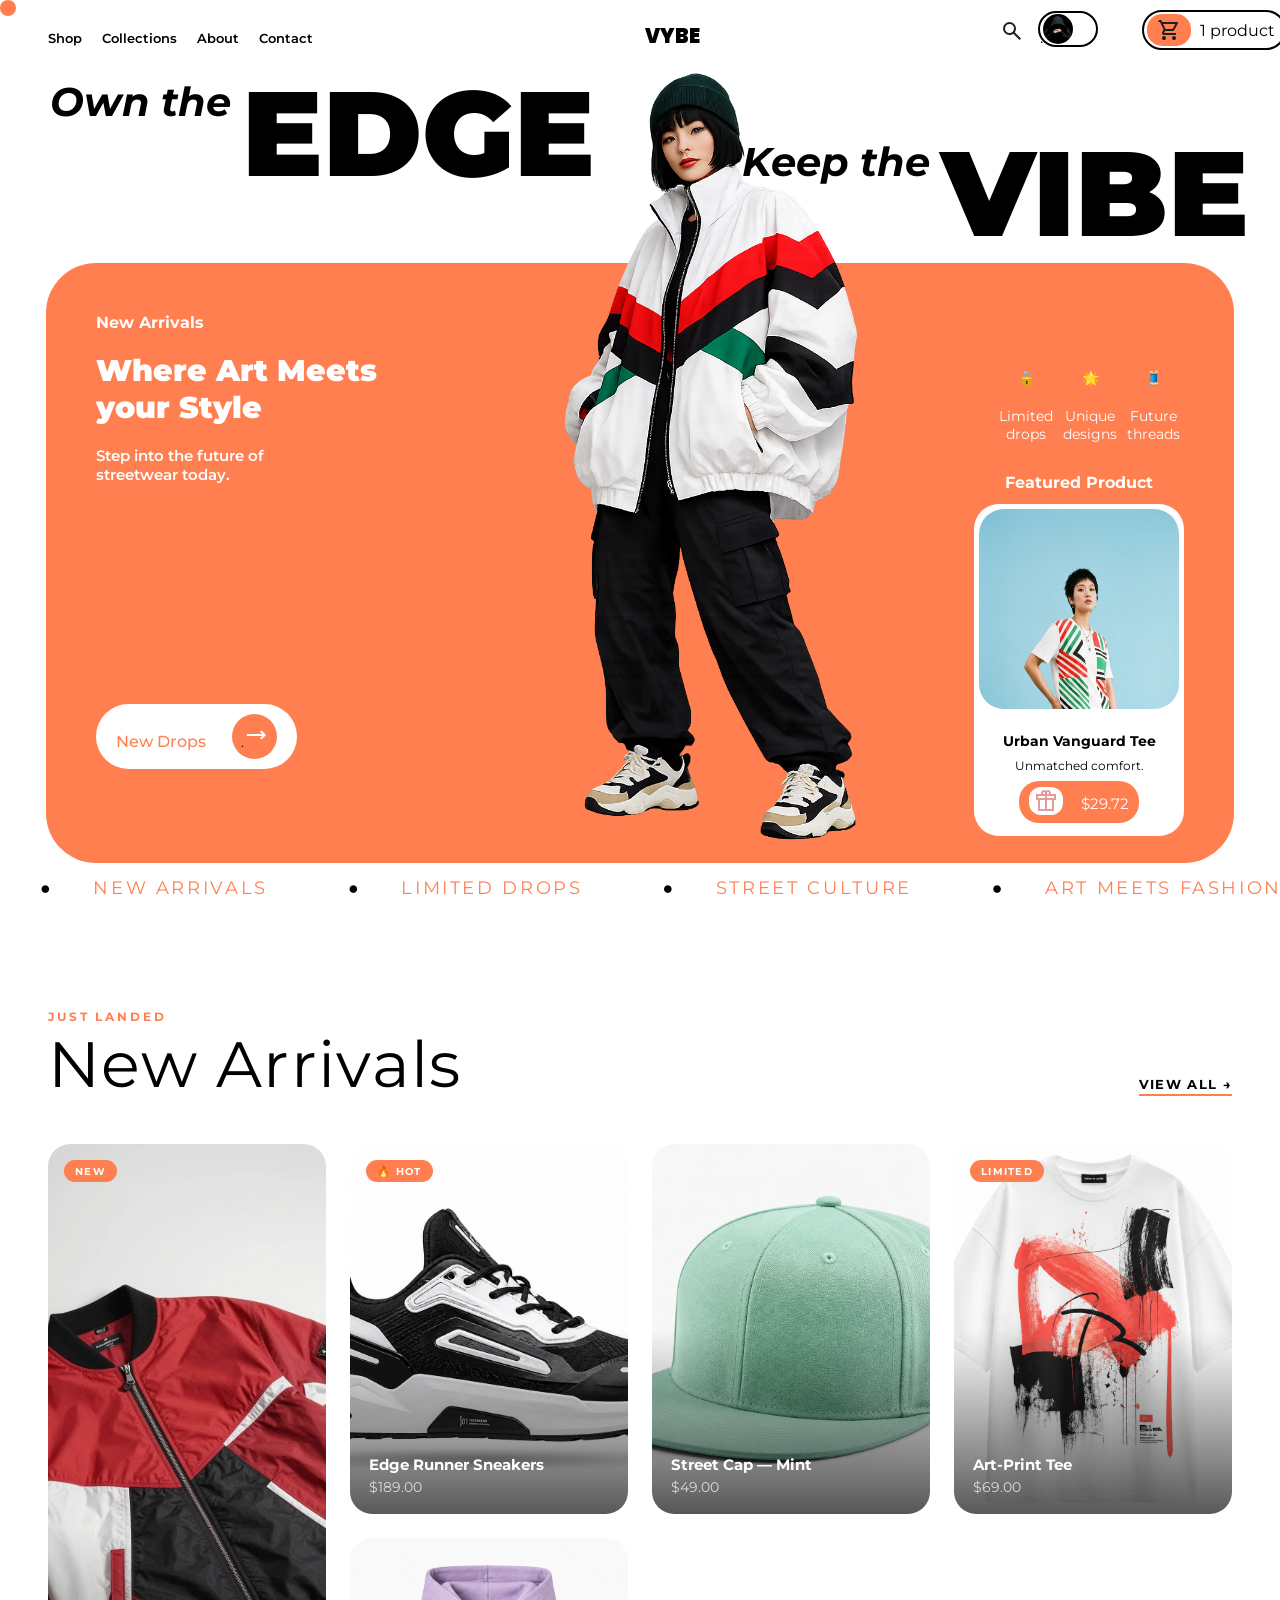
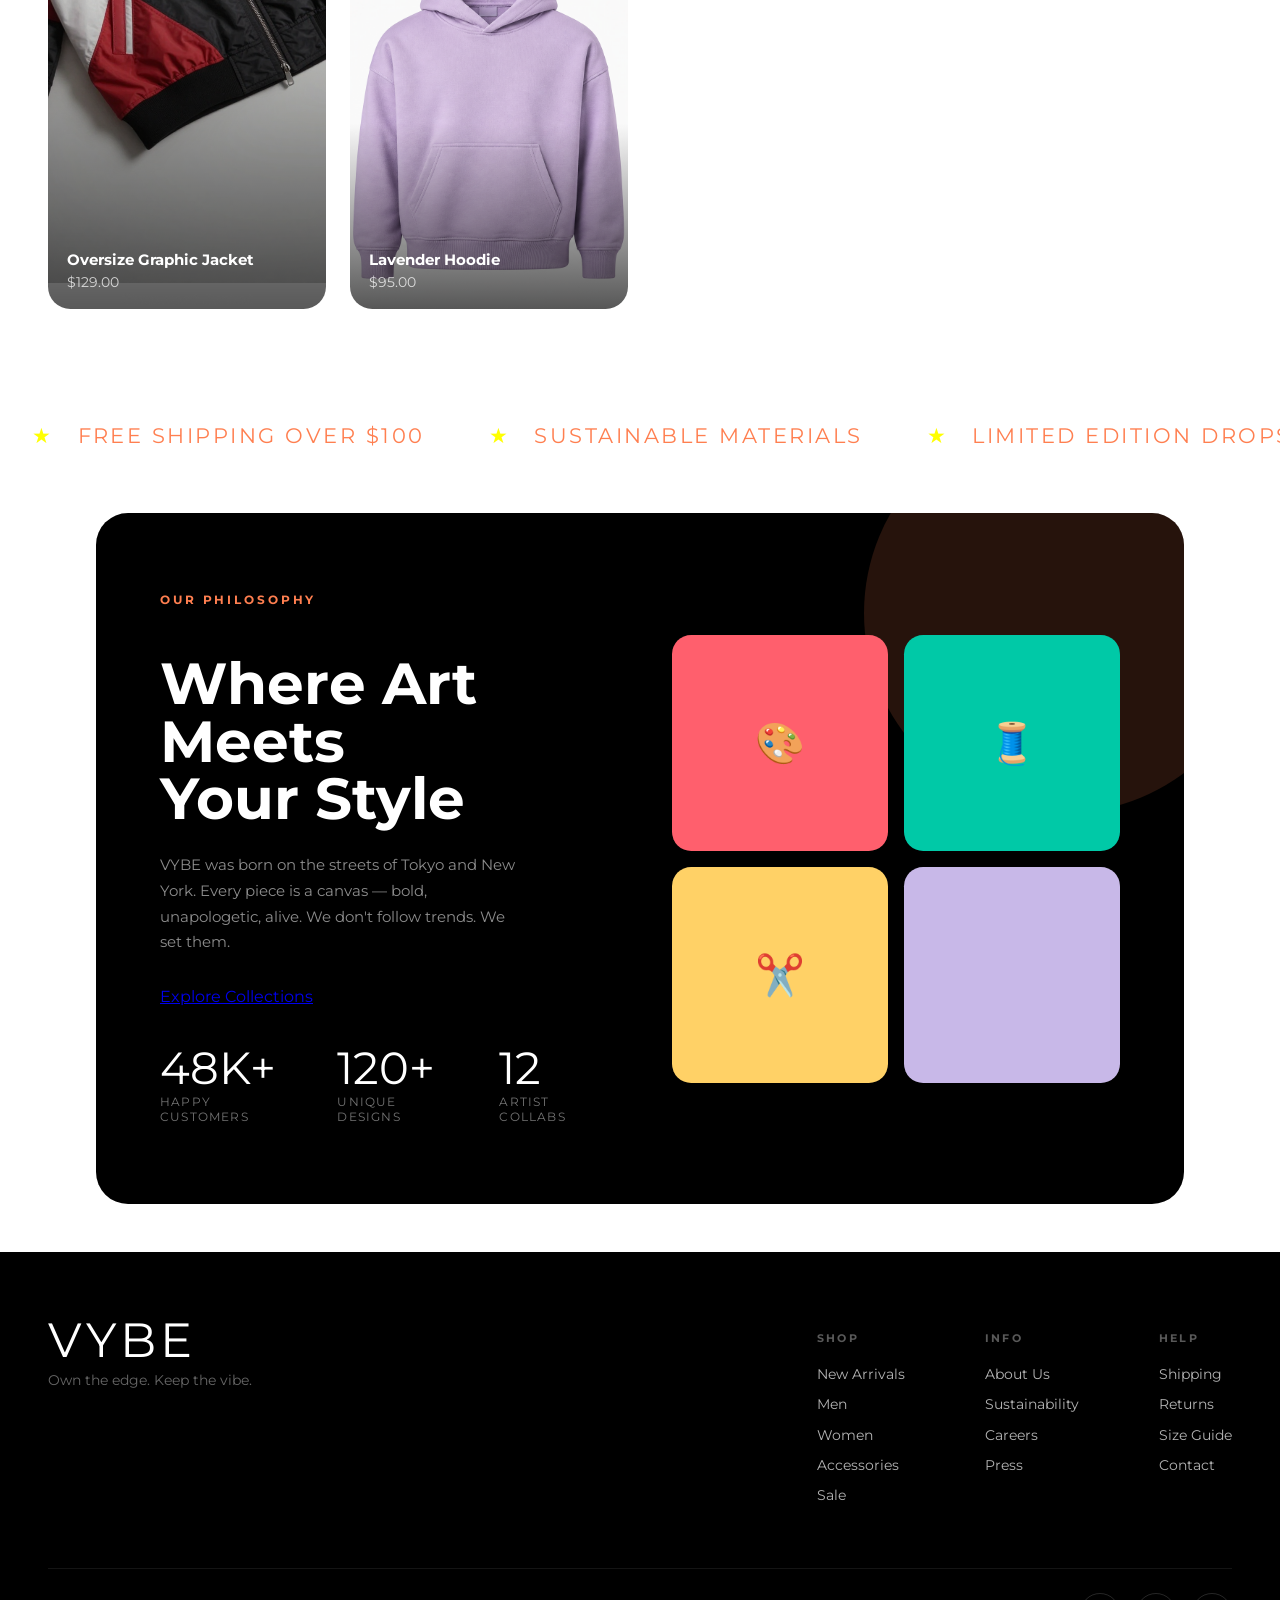
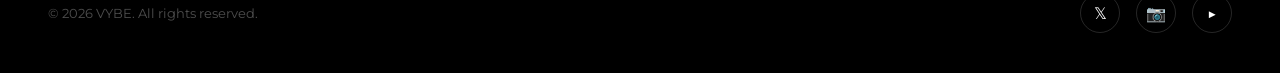
<file: index.html>
<!DOCTYPE html>
<html lang="en">
<head>
    <meta charset="UTF-8">
    <meta name="viewport" content="width=device-width, initial-scale=1.0">
    <title>VYBE - Own the edge.</title>
    <link rel="stylesheet" href="style.css">
    <link rel="preconnect" href="https://fonts.googleapis.com">
<link rel="preconnect" href="https://fonts.gstatic.com" crossorigin>
<link href="https://fonts.googleapis.com/css2?family=Montserrat:ital,wght@0,100..900;1,100..900&family=Poppins:ital,wght@0,100;0,200;0,300;0,400;0,500;0,600;0,700;0,800;0,900;1,100;1,200;1,300;1,400;1,500;1,600;1,700;1,800;1,900&family=Rubik+Mono+One&family=Ubuntu:ital,wght@0,300;0,400;0,500;0,700;1,300;1,400;1,500;1,700&display=swap" rel="stylesheet">
</head>
<body>
    <div class="cursor" id="cursor"></div>
    <nav>
        <ul>
            <li><a href="shop.html">Shop</a></li>
            <li><a href="collections.html">Collections</a></li>
            <li><a href="about.html">About</a></li>
            <li><a href="contact.html">Contact</a></li>
        </ul>
        <span class="logo">VYBE</span>
        <ol>
            <li><svg xmlns="http://www.w3.org/2000/svg" height="24px" viewBox="0 -960 960 960" width="24px" fill="#1f1f1f"><path d="M784-120 532-372q-30 24-69 38t-83 14q-109 0-184.5-75.5T120-580q0-109 75.5-184.5T380-840q109 0 184.5 75.5T640-580q0 44-14 83t-38 69l252 252-56 56ZM380-400q75 0 127.5-52.5T560-580q0-75-52.5-127.5T380-760q-75 0-127.5 52.5T200-580q0 75 52.5 127.5T380-400Z"/></svg></li>
            <li><div class="profile">.<img src="dp.jpg.jpg" alt=""></div>
            <div class="profile-dropdown">
                <ul>
                    <li><a href="profile.html">Profile</a></li>
                    <li><a href="settings.html">Settings</a></li>
                    <li><a href="logout.html">Logout</a></li>
                </ul>
            </div>
            </li>
            <li><div class="cart"><p><svg xmlns="http://www.w3.org/2000/svg" height="24px" viewBox="0 -960 960 960" width="24px" fill="#1f1f1f"><path d="M223.5-103.5Q200-127 200-160t23.5-56.5Q247-240 280-240t56.5 23.5Q360-193 360-160t-23.5 56.5Q313-80 280-80t-56.5-23.5Zm400 0Q600-127 600-160t23.5-56.5Q647-240 680-240t56.5 23.5Q760-193 760-160t-23.5 56.5Q713-80 680-80t-56.5-23.5ZM246-720l96 200h280l110-200H246Zm-38-80h590q23 0 35 20.5t1 41.5L692-482q-11 20-29.5 31T622-440H324l-44 80h480v80H280q-45 0-68-39.5t-2-78.5l54-98-144-304H40v-80h130l38 80Zm134 280h280-280Z"/></svg> 1 product</p></div></li>
        </ol>
    </nav>
    <!-- Slogan -->
     <span class="left">Own the <span>EDGE</span></span>
     <span class="right">Keep the <span>VIBE</span></span>

    <!-- Hero section -->
    <div class="hero">
        <img src="avatar.png" alt="" class="avatar">
        <div class="text1">New Arrivals</div>
        <div class="text2">Where Art Meets <br> your Style</div>
        <div class="text3">Step into the future of <br> streetwear today.</div>
        <div class="strip">New Drops <button>.<svg xmlns="http://www.w3.org/2000/svg" height="24px" viewBox="0 -960 960 960" width="24px" fill="#FFFFFF"><path d="m700-300-57-56 84-84H120v-80h607l-83-84 57-56 179 180-180 180Z"/></svg> </button></div>
         <div class="featured-card">
          <img src="avatar2.png" alt="">  
          <div class="featured-card-label">Featured Product</div>
          <div class="featured-card-name">Urban Vanguard Tee</div>
          <div class="featured-card-description">Unmatched comfort.</div>
          <div class="featured-card-price"><svg xmlns="http://www.w3.org/2000/svg" height="24px" viewBox="0 -960 960 960" width="24px" fill="#DF9D9B"><path d="M160-80v-440H80v-240h208q-5-9-6.5-19t-1.5-21q0-50 35-85t85-35q23 0 43 8.5t37 23.5q17-16 37-24t43-8q50 0 85 35t35 85q0 11-2 20.5t-6 19.5h208v240h-80v440H160Zm371.5-748.5Q520-817 520-800t11.5 28.5Q543-760 560-760t28.5-11.5Q600-783 600-800t-11.5-28.5Q577-840 560-840t-28.5 11.5ZM360-800q0 17 11.5 28.5T400-760q17 0 28.5-11.5T440-800q0-17-11.5-28.5T400-840q-17 0-28.5 11.5T360-800ZM160-680v80h280v-80H160Zm280 520v-360H240v360h200Zm80 0h200v-360H520v360Zm280-440v-80H520v80h280Z"/></svg>$29.72</div>
        </div>
        <div class="Pills">
        <div class="heropill">
            <div class="heropill-icon">🔒</div>
            Limited <br> drops
        </div>
        <div class="heropill">
            <div class="heropill-icon">🌟</div>
            Unique <br> designs
        </div>
        <div class="heropill">
            <div class="heropill-icon">🧵</div>
            Future <br> threads
        </div>
      </div>
      </div>
      
    </div>
    <!-- Ticker -->
    <div class="ticker-wrap">
    <div class="ticker-inner">
      <span class="ticker-item"><span class="dot">●</span>NEW ARRIVALS</span>
      <span class="ticker-item"><span class="dot">●</span>LIMITED DROPS</span>
      <span class="ticker-item"><span class="dot">●</span>STREET CULTURE</span>
      <span class="ticker-item"><span class="dot">●</span>ART MEETS FASHION</span>
      <span class="ticker-item"><span class="dot">●</span>FUTURE THREADS</span>
      <span class="ticker-item"><span class="dot">●</span>OWN THE EDGE</span>
      <span class="ticker-item"><span class="dot">●</span>NEW ARRIVALS</span>
      <span class="ticker-item"><span class="dot">●</span>LIMITED DROPS</span>
      <span class="ticker-item"><span class="dot">●</span>STREET CULTURE</span>
      <span class="ticker-item"><span class="dot">●</span>ART MEETS FASHION</span>
      <span class="ticker-item"><span class="dot">●</span>FUTURE THREADS</span>
      <span class="ticker-item"><span class="dot">●</span>OWN THE EDGE</span>
    </div>
  </div>

  <section id="arrivals">
    <div class="section-header">
      <div>
        <div class="section-eyebrow">Just Landed</div>
        <div class="section-title">New Arrivals</div>
      </div>
      <a href="items.html" class="view-all">View All →</a>
    </div>


    <div class="products-grid">
      <!-- Card 1 – tall -->
      <div class="product-card">
        <div class="product-img-wrap" style="min-height:480px;">
          <div class="product-img-placeholder c-coral" style="min-height:480px;flex-direction:column;gap:0.5rem;font-size:5rem;"><img src="Graphic jacket.jpg" alt=""><span style="font-size:1rem;font-weight:700;color:white;font-family:'Space Grotesk',sans-serif;">Statement Jacket</span></div>
        </div>
        <div class="product-overlay">
          <div class="product-name">Oversize Graphic Jacket</div>
          <div class="product-price">$129.00</div>
        </div>
        <div class="product-tag">New</div>
        <button class="add-btn">+</button>
      </div>

      <!-- Card 2 -->
      <div class="product-card">
        <div class="product-img-wrap">
          <div class="product-img-placeholder c-dark"><img src="Sneakers.png" alt=""></div>
        </div>
        <div class="product-overlay">
          <div class="product-name">Edge Runner Sneakers</div>
          <div class="product-price">$189.00</div>
        </div>
        <div class="product-tag">🔥 Hot</div>
        <button class="add-btn">+</button>
      </div>

      <!-- Card 3 -->
      <div class="product-card">
        <div class="product-img-wrap">
          <div class="product-img-placeholder c-accent"><img src="Cap.png" alt=""></div>
        </div>
        <div class="product-overlay">
          <div class="product-name">Street Cap — Mint</div>
          <div class="product-price">$49.00</div>
        </div>
        <button class="add-btn">+</button>
      </div>

      <!-- Card 4 -->
      <div class="product-card">
        <div class="product-img-wrap">
          <div class="product-img-placeholder c-yellow"><img src="Graphic shirt.png" alt=""></div>
        </div>
        <div class="product-overlay">
          <div class="product-name">Art-Print Tee</div>
          <div class="product-price">$69.00</div>
        </div>
        <div class="product-tag">Limited</div>
        <button class="add-btn">+</button>
      </div>

      <!-- Card 5 -->
      <div class="product-card">
        <div class="product-img-wrap">
          <div class="product-img-placeholder c-lavender"><img src="Hoodie.png" alt=""></div>
        </div>
        <div class="product-overlay">
          <div class="product-name">Lavender Hoodie</div>
          <div class="product-price">$95.00</div>
        </div>
        <button class="add-btn">+</button>
      </div>
    </div>
  </section>
  <div class="marquee-strip">
    <div class="marquee-inner">
      <span class="marquee-item"><span class="star">★</span>FREE SHIPPING OVER $100</span>
      <span class="marquee-item"><span class="star">★</span>SUSTAINABLE MATERIALS</span>
      <span class="marquee-item"><span class="star">★</span>LIMITED EDITION DROPS</span>
      <span class="marquee-item"><span class="star">★</span>ARTIST COLLABORATIONS</span>
      <span class="marquee-item"><span class="star">★</span>RATED 5 STARS</span>
      <span class="marquee-item"><span class="star">★</span>FREE SHIPPING OVER $100</span>
      <span class="marquee-item"><span class="star">★</span>SUSTAINABLE MATERIALS</span>
      <span class="marquee-item"><span class="star">★</span>LIMITED EDITION DROPS</span>
      <span class="marquee-item"><span class="star">★</span>ARTIST COLLABORATIONS</span>
      <span class="marquee-item"><span class="star">★</span>RATED 5 STARS</span>
    </div>
  </div>

  <!-- LIFESTYLE BANNER -->
  <section id="lifestyle">
    <div class="lifestyle-inner">
      <div>
        <div class="lifestyle-eyebrow">Our Philosophy</div>
        <h2 class="lifestyle-heading">Where Art<br>Meets<br>Your Style</h2>
        <p class="lifestyle-text">VYBE was born on the streets of Tokyo and New York. Every piece is a canvas — bold, unapologetic, alive. We don't follow trends. We set them.</p>
        <a href="#" class="btn-primary">Explore Collections</a>
        <div class="lifestyle-stats">
          <div>
            <div class="stat-num">48K+</div>
            <div class="stat-label">Happy Customers</div>
          </div>
          <div>
            <div class="stat-num">120+</div>
            <div class="stat-label">Unique Designs</div>
          </div>
          <div>
            <div class="stat-num">12</div>
            <div class="stat-label">Artist Collabs</div>
          </div>
        </div>
      </div>

      <div class="lifestyle-visual">
        <div class="lifestyle-swatch" style="background:#FF5F6D;">🎨</div>
        <div class="lifestyle-swatch" style="background:#00C9A7;">🧵</div>
        <div class="lifestyle-swatch" style="background:#FFD166;">✂️</div>
        <div class="lifestyle-swatch" style="background:#C8B8E8;"></div>
      </div>
    </div>
  </section>

  <!-- FOOTER -->
  <footer>
    <div class="footer-top">
      <div>
        <div class="footer-brand">VYBE</div>
        <div class="footer-tagline">Own the edge. Keep the vibe.</div>
      </div>
      <div class="footer-cols">
        <div class="footer-col">
          <h4>Shop</h4>
          <ul>
            <li><a href="#">New Arrivals</a></li>
            <li><a href="#">Men</a></li>
            <li><a href="#">Women</a></li>
            <li><a href="#">Accessories</a></li>
            <li><a href="#">Sale</a></li>
          </ul>
        </div>
        <div class="footer-col">
          <h4>Info</h4>
          <ul>
            <li><a href="#">About Us</a></li>
            <li><a href="#">Sustainability</a></li>
            <li><a href="#">Careers</a></li>
            <li><a href="#">Press</a></li>
          </ul>
        </div>
        <div class="footer-col">
          <h4>Help</h4>
          <ul>
            <li><a href="#">Shipping</a></li>
            <li><a href="#">Returns</a></li>
            <li><a href="#">Size Guide</a></li>
            <li><a href="#">Contact</a></li>
          </ul>
        </div>
      </div>
    </div>

    <div class="footer-bottom">
      <span>© 2026 VYBE. All rights reserved.</span>
      <div class="footer-socials">
        <a class="social-btn" href="https://x.com/Shinawritesbugs">𝕏</a>
        <a class="social-btn" href="#">📷</a>
        <a class="social-btn" href="#">▶</a>
      </div>
    </div>
  </footer>

  













    <script src="script.js"></script>
</body>
</html>
</file>
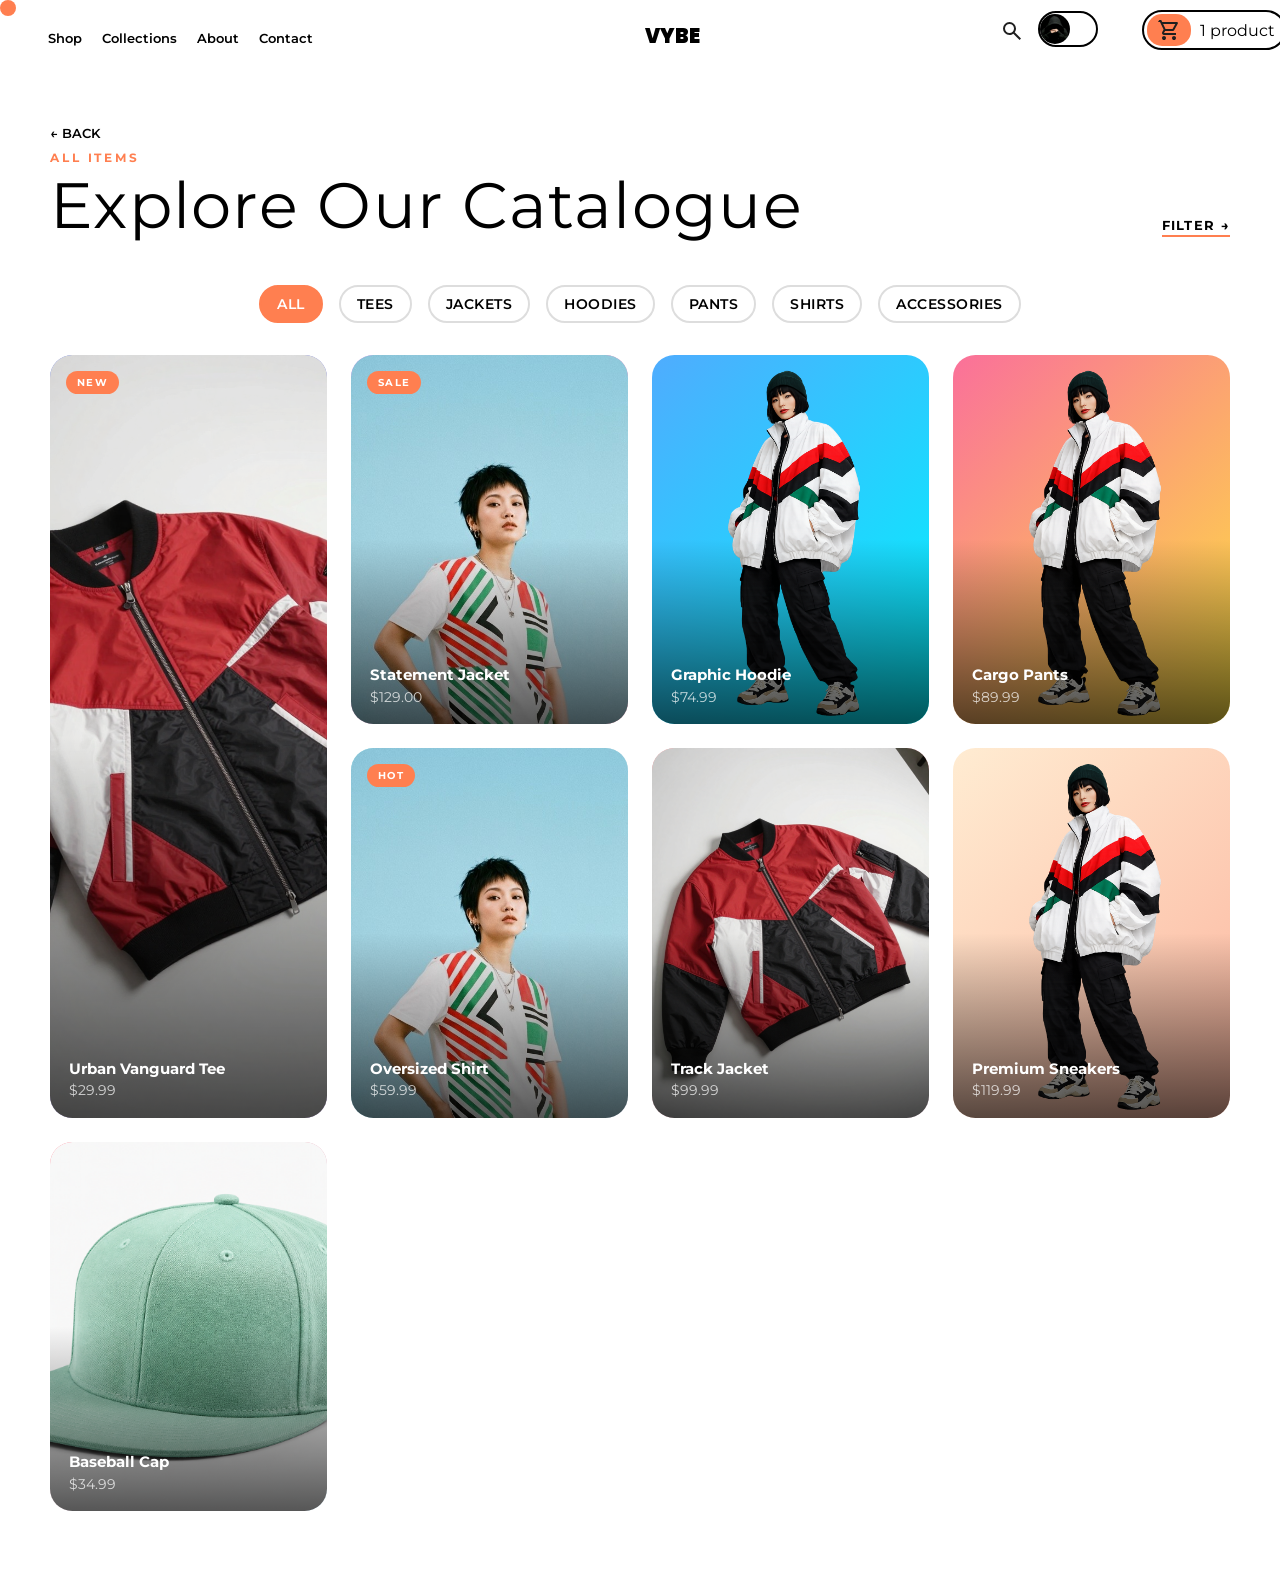
<file: items.html>
<!DOCTYPE html>
<html lang="en">
<head>
    <meta charset="UTF-8">
    <meta name="viewport" content="width=device-width, initial-scale=1.0">
    <title>Items Catalogue - VYBE</title>
    <link rel="stylesheet" href="style.css">
    <link rel="preconnect" href="https://fonts.googleapis.com">
    <link rel="preconnect" href="https://fonts.gstatic.com" crossorigin>
    <link href="https://fonts.googleapis.com/css2?family=Montserrat:ital,wght@0,100..900;1,100..900&family=Poppins:ital,wght@0,100;0,200;0,300;0,400;0,500;0,600;0,700;0,800;0,900;1,100;1,200;1,300;1,400;1,500;1,600;1,700;1,800;1,900&family=Rubik+Mono+One&family=Ubuntu:ital,wght@0,300;0,400;0,500;0,700;1,300;1,400;1,500;1,700&display=swap" rel="stylesheet">
    <style>
        * {
            font-family: "Montserrat", sans-serif;
        }
        nav ul li a,
        nav ol li,
        .logo,
        .profile,
        .cart,
        .view-all,
        .product-card,
        .add-btn,
        button {
            cursor: pointer;
        }
        nav ol li svg {
            cursor: pointer;
        }
    </style>
</head>
<body>
    <div class="cursor" id="cursor"></div>
    <nav>
        <ul>
            <li><a href="shop.html">Shop</a></li>
            <li><a href="collections.html">Collections</a></li>
            <li><a href="about.html">About</a></li>
            <li><a href="contact.html">Contact</a></li>
        </ul>
        
        <span class="logo">VYBE</span>
        <ol>
            <li><svg xmlns="http://www.w3.org/2000/svg" height="24px" viewBox="0 -960 960 960" width="24px" fill="#1f1f1f"><path d="M784-120 532-372q-30 24-69 38t-83 14q-109 0-184.5-75.5T120-580q0-109 75.5-184.5T380-840q109 0 184.5 75.5T640-580q0 44-14 83t-38 69l252 252-56 56ZM380-400q75 0 127.5-52.5T560-580q0-75-52.5-127.5T380-760q-75 0-127.5 52.5T200-580q0 75 52.5 127.5T380-400Z"/></svg></li>
            <li><div class="profile"><img src="dp.jpg.jpg" alt=""></div>
             <div class="profile-dropdown">
                <ul>
                    <li><a href="profile.html">Profile</a></li>
                    <li><a href="settings.html">Settings</a></li>
                    <li><a href="logout.html">Logout</a></li>
                </ul>
            </div>
            </li>
            <li><div class="cart"><p><svg xmlns="http://www.w3.org/2000/svg" height="24px" viewBox="0 -960 960 960" width="24px" fill="#1f1f1f"><path d="M223.5-103.5Q200-127 200-160t23.5-56.5Q247-240 280-240t56.5 23.5Q360-193 360-160t-23.5 56.5Q313-80 280-80t-56.5-23.5Zm400 0Q600-127 600-160t23.5-56.5Q647-240 680-240t56.5 23.5Q760-193 760-160t-23.5 56.5Q713-80 680-80t-56.5-23.5ZM246-720l96 200h280l110-200H246Zm-38-80h590q23 0 35 20.5t1 41.5L692-482q-11 20-29.5 31T622-440H324l-44 80h480v80H280q-45 0-68-39.5t-2-78.5l54-98-144-304H40v-80h130l38 80Zm134 280h280-280Z"/></svg> 1 product</p></div></li>
        </ol>
    </nav>

    <!-- Items Catalogue Section -->
    <section id="items-catalogue" class="items-section">
        <div class="section-header">
            <div>
                <a href="index.html" class="back-btn">← BACK</a>
                <div class="section-eyebrow">All Items</div>
                <div class="section-title">Explore Our Catalogue</div>
            </div>
            <a href="#" class="view-all">Filter →</a>
        </div>

        <!-- Filter Section -->
        <div class="filter-section">
            <button class="filter-btn active" data-filter="all">All</button>
            <button class="filter-btn" data-filter="tee">Tees</button>
            <button class="filter-btn" data-filter="jacket">Jackets</button>
            <button class="filter-btn" data-filter="hoodie">Hoodies</button>
            <button class="filter-btn" data-filter="pants">Pants</button>
            <button class="filter-btn" data-filter="shirt">Shirts</button>
            <button class="filter-btn" data-filter="accessories">Accessories</button>
        </div>

        <div class="items-grid">
            <!-- Item 1 -->
            <div class="product-card" data-category="tee">
                <div class="product-img-wrap">
                    <div class="product-img-placeholder" style="background: linear-gradient(135deg, #667eea 0%, #764ba2 100%);">
                        <img src="Graphic jacket.jpg" alt="Urban Tee">
                    </div>
                </div>
                <div class="product-overlay">
                    <div class="product-name">Urban Vanguard Tee</div>
                    <div class="product-price">$29.99</div>
                </div>
                <div class="product-tag">New</div>
                <button class="add-btn">+</button>
            </div>

            <!-- Item 2 -->
            <div class="product-card" data-category="jacket">
                <div class="product-img-wrap">
                    <div class="product-img-placeholder" style="background: linear-gradient(135deg, #f093fb 0%, #f5576c 100%);">
                        <img src="avatar2.png" alt="Street Jacket">
                    </div>
                </div>
                <div class="product-overlay">
                    <div class="product-name">Statement Jacket</div>
                    <div class="product-price">$129.00</div>
                </div>
                <div class="product-tag">Sale</div>
                <button class="add-btn">+</button>
            </div>

            <!-- Item 3 -->
            <div class="product-card" data-category="hoodie">
                <div class="product-img-wrap">
                    <div class="product-img-placeholder" style="background: linear-gradient(135deg, #4facfe 0%, #00f2fe 100%);">
                        <img src="avatar.png" alt="Graphic Hoodie">
                    </div>
                </div>
                <div class="product-overlay">
                    <div class="product-name">Graphic Hoodie</div>
                    <div class="product-price">$74.99</div>
                </div>
                <button class="add-btn">+</button>
            </div>

            <!-- Item 4 -->
            <div class="product-card" data-category="pants">
                <div class="product-img-wrap">
                    <div class="product-img-placeholder" style="background: linear-gradient(135deg, #fa709a 0%, #fee140 100%);">
                        <img src="avatar.png" alt="Cargo Pants">
                    </div>
                </div>
                <div class="product-overlay">
                    <div class="product-name">Cargo Pants</div>
                    <div class="product-price">$89.99</div>
                </div>
                <button class="add-btn">+</button>
            </div>

            <!-- Item 5 -->
            <div class="product-card" data-category="shirt">
                <div class="product-img-wrap">
                    <div class="product-img-placeholder" style="background: linear-gradient(135deg, #a8edea 0%, #fed6e3 100%);">
                        <img src="avatar2.png" alt="Oversized Shirt">
                    </div>
                </div>
                <div class="product-overlay">
                    <div class="product-name">Oversized Shirt</div>
                    <div class="product-price">$59.99</div>
                </div>
                <div class="product-tag">Hot</div>
                <button class="add-btn">+</button>
            </div>

            <!-- Item 6 -->
            <div class="product-card" data-category="jacket">
                <div class="product-img-wrap">
                    <div class="product-img-placeholder" style="background: linear-gradient(135deg, #ff9a9e 0%, #fecfef 100%);">
                        <img src="Graphic jacket.jpg" alt="Track Jacket">
                    </div>
                </div>
                <div class="product-overlay">
                    <div class="product-name">Track Jacket</div>
                    <div class="product-price">$99.99</div>
                </div>
                <button class="add-btn">+</button>
            </div>

            <!-- Item 7 -->
            <div class="product-card" data-category="accessories">
                <div class="product-img-wrap">
                    <div class="product-img-placeholder" style="background: linear-gradient(135deg, #ffecd2 0%, #fcb69f 100%);">
                        <img src="avatar.png" alt="Sneakers">
                    </div>
                </div>
                <div class="product-overlay">
                    <div class="product-name">Premium Sneakers</div>
                    <div class="product-price">$119.99</div>
                </div>
                <button class="add-btn">+</button>
            </div>

            <!-- Item 8 -->
            <div class="product-card" data-category="accessories">
                <div class="product-img-wrap">
                    <div class="product-img-placeholder" style="background: linear-gradient(135deg, #ff6e7f 0%, #bfe9ff 100%);">
                        <img src="Cap.png" alt="Baseball Cap">
                    </div>
                </div>
                <div class="product-overlay">
                    <div class="product-name">Baseball Cap</div>
                    <div class="product-price">$34.99</div>
                </div>
                <button class="add-btn">+</button>
            </div>
        </div>
    </section>

    <script src="script.js"></script>
</body>
</html>
</file>
<file: style.css>
*{
  font-family: "Montserrat", sans-serif;
  font-optical-sizing: auto;
  font-style: normal;
  cursor: default;
  z-index: 1;
}

body{
    overflow-x: hidden;
    padding: 0px;
    margin: 0px;
}
.cursor {
      width: 16px; height: 16px;
      background: coral;
      border-radius: 50%;
      position: fixed;
      top: 0; left: 0;
      pointer-events: none;
      z-index: 9999;
      transition: transform 0.15s ease, background 0.2s;
      mix-blend-mode: multiply;
}
.cursor.expand { transform: scale(4); background: rgb(255, 158, 123); }
nav{
    width: 100vw;
    margin: 0px;
    padding: 0px;
    margin-top: 10px;  
}
nav ul{
    display: inline-block;
}
nav ul li{
    display: inline;
    padding: 8px;
    font-size: 13px;
    font-weight: 600;
}
nav ul li a{
    text-decoration: none;
    color: black;
    cursor: pointer;
}
nav ol{
    display: inline;
    width: 100%;
    position: relative;
    left: 20vw;

}
nav ol li{
    list-style-type: none;
    display: inline;
    cursor: pointer;
}
.profile{
    width: 60px;
    height: 36px;
    border: 2px solid black;
    border-radius: 20px;
    display: inline-block;
    box-sizing: border-box;
    cursor: pointer;
}
.profile img{
    height: 30px;
    width: 30px;
    border-radius: 50%;
    position: relative;
    top: 1px;
    display: inline-block;
    cursor: pointer;
}
.profile-dropdown{
    position: absolute;
    top: 40px;
    left: 40px;
    width: 50%;
    background-color: white;
    padding: 0px;
    display: none;
    background-color: transparent;
}
.profile-dropdown ul li{
    display: block;
    border: 2px solid black;
    border-radius: 25px;
    margin-bottom: 5px;
    z-index: 1;
}
.profile-dropdown ul li:hover{
    background-color: coral;
    color: white;
    transform: scale(1.1);
    transition: ease-in-out 0.3s;
}
nav ol li svg{
    cursor: pointer;
    position: relative;
    top: 0px;
    margin-right: 10px;
}
.cart{
    width: 140px;
    height: 36px;
    border: 2px solid black;
    border-radius: 20px;
    display: inline-block;
    position: relative;
    top: 0px;
    left: 40px;
    cursor: pointer;
}
.cart svg{
    position: absolute;
    left: -53px;
    border-radius: 15px;
    top: -7px;
    padding: 4px 10px;
    background: coral;
}
.cart p{
    margin-bottom: 10px;
    position: relative;
    top: -7.5px;
    left: 40%;
}
.logo{
    font-size: 20px;
    font-weight: 900;
    font-family: "Poppins", monospace;
    text-align: center;
    margin-left: 25vw;
    
}
.hero{
    background-color: coral;
    width: 85vw;
    margin: auto;
    height: 500px;
    border-radius: 50px;
    margin-top: 200px;
    margin-bottom: 50pxi;
    overflow: clip;
    padding: 50px;
    color: white;
}
.hero .text1{
    font-weight: 700;
    margin-bottom: 20px;
}
.hero .text2{
    font-weight: 900;
    font-size: 30px;
    margin-bottom: 20px;
}
.hero .text3{
    font-weight: 600;
    font-size: 15px;
    margin-bottom: 20px;
}
.hero .strip{
    position: relative;
    top: 200px;
    padding: 10px 20px;
    color: coral;
    text-align: center;
    border-radius: 50px;
    background-color: white;
    display: inline-block;
    font-weight: 500;
}
.hero .strip:hover{
    box-shadow: 5px 5px 5px rgb(255, 255, 255);
    transition: ease-in-out 0.5s;
}
.strip button{
    height: 45px;
    width: 45px;
    border-radius: 50%;
    border: none;
    background-color: coral;
    margin-left: 22px;
}
.avatar{
    transform: scale(0.6);
    position: absolute;
    top: -320px;
    margin-left: 95px;

}
.featured-card{
    width: 200px;
    height: 322px;
    border-radius: 25px;
    background-color: white;
    float: right;
    padding: 5px;
}
.featured-card img{
    border-radius: 25px;
    height: 200px;
    width: 200px;
}
.featured-card-label{
    text-align: center;
    position: relative;
    color: white;
    font-weight: 700;
    top: -240px;
}
.featured-card-name{
   text-align: center;
   position: relative;
   color: black;
   font-weight: 700;
   font-size: 14px; 
   margin-bottom: 8px;
}
.featured-card-description{
   text-align: center;
   position: relative;
   color: black;
   font-weight: 400;
   font-size: 12px;
   margin-bottom: 8px;
}
.featured-card-price{
    width: fit-content;
    padding-bottom: 10px;
    padding-right: 10px;
    padding-left: 10px;
    border-radius: 20px;
    background-color: coral;
    margin: auto;
    font-size: 15px;
}
.featured-card-price svg{
    position: relative;
    top: 6.2px;
    padding: 2px 5px;
    border-radius: 12px;
    margin-right: 18px;
    background-color: white;
    
}
.Pills{
    width: fit-content;
    display: flex;
    text-align: center;
    position: relative;
    left: 83%;
    top: -40%;
    font-size: 14px;
    font-weight: 400;
}
.heropill{
    margin-right: 10px;
}
.heropill-icon{
    margin-bottom: 20px;
}
.left{
    font-size: 40px;
    margin-left: 50px;
    top: 0px;
    font-weight: 700;
    position: absolute;
    font-style: italic;
    color: rgba(0, 0, 0, 1);
    height: 10px;
}
.left span{
    font-size: 120px;
    position: relative;
    font-weight: 900;
    top: 60px;
}
.right{
    position: absolute;
    left: 58vw;
    top: 60px;
    font-weight: 700;
    font-style: italic;
    font-size: 40px;
    color: rgba(0, 0, 0, 1);
    z-index: -99;


}
.right span{
    font-size: 120px;
    position: relative;
    font-weight: 900;
    top: 60px;
    margin: 0px;
}
.ticker-wrap {
      background: transparent;
      color: coral;
      padding: 0.9rem 0;
      overflow: hidden;
      white-space: nowrap;
}

.ticker-inner {
      display: inline-flex;
      animation: ticker 22s linear infinite;
}

.ticker-item {
      font-family: 'Montserrat', cursive;
      font-size: 1.1rem;
      letter-spacing: 0.15em;
      padding: 0 2.5rem;
}

.ticker-item .dot {
      color: black;
      margin-right: 2.5rem;
}
@keyframes ticker {
    0%   { transform: translateX(0); }
    100% { transform: translateX(-50%); }
}
@keyframes fadeUp {
    from { opacity: 0; transform: translateY(30px); }
    to   { opacity: 1; transform: translateY(0); }
}

@keyframes slideLeft {
    from { opacity: 0; transform: translateX(80px); }
    to   { opacity: 1; transform: translateX(0); }
}

#arrivals {
      padding: 6rem 3rem;
      background-color: none;
}

.section-header {
    display: flex;
    align-items: flex-end;
    justify-content: space-between;
    margin-bottom: 3rem;
}

.section-eyebrow {
    font-size: 0.72rem;
    font-weight: 700;
    letter-spacing: 0.25em;
    text-transform: uppercase;
    color: coral;
    margin-bottom: 0.5rem;
}

.section-title {
    font-family: 'Montserrat', cursive;
    font-size: clamp(2.5rem, 5vw, 4rem);
    line-height: 1;
    letter-spacing: 0.02em;
}

.view-all {
    font-size: 0.82rem;
    font-weight: 700;
    letter-spacing: 0.1em;
    text-transform: uppercase;
    color: black;
    text-decoration: none;
    border-bottom: 2px solid coral;
    padding-bottom: 2px;
    transition: color 0.2s;
}

.view-all:hover { color: coral; }

.products-grid {
    display: grid;
    grid-template-columns: repeat(4, 1fr);
    gap: 1.5rem;
}

.product-card {
    position: relative;
    border-radius: 1.4rem;
    overflow: hidden;
    cursor: pointer;
    transition: transform 0.3s ease;
}

.product-card:hover { transform: translateY(-6px); }

.product-card:nth-child(1) { grid-row: span 2; }

.product-img-wrap {
    aspect-ratio: 3/4;
    overflow: hidden;
    position: relative;
}

.product-card:nth-child(1) .product-img-wrap { aspect-ratio: auto; height: 100%; }

.product-img-wrap img,
.product-img-placeholder {
    width: 100%;
    height: 100%;
    object-fit: cover;
    display: block;
    transition: transform 0.5s ease;
}

.product-card:hover .product-img-placeholder { transform: scale(1.06); }

.product-img-placeholder {
    display: flex;
    align-items: center;
    justify-content: center;
    font-size: 3rem;
    min-height: 220px;
}

.product-overlay {
    position: absolute;
    inset: 0;
    background: linear-gradient(to top, rgba(0,0,0,0.65) 0%, transparent 50%);
    display: flex;
    flex-direction: column;
    justify-content: flex-end;
    padding: 1.2rem;
}

.product-name {
    font-weight: 700;
    font-size: 0.95rem;
    color: white;
    margin-bottom: 0.3rem;
}

.product-price {
    font-size: 0.85rem;
    color: rgba(255,255,255,0.75);
}

.product-tag {
    position: absolute;
    top: 1rem; left: 1rem;
    background: coral;
    color: white;
    font-size: 0.65rem;
    font-weight: 700;
    letter-spacing: 0.12em;
    text-transform: uppercase;
    padding: 0.3rem 0.7rem;
    border-radius: 999px;
}

.add-btn {
    position: absolute;
    top: 1rem; right: 1rem;
    width: 36px; height: 36px;
    background: white;
    border-radius: 50%;
    border: none;
    display: flex;
    align-items: center;
    justify-content: center;
    font-size: 1.2rem;
    cursor: pointer;
    transition: background 0.2s, transform 0.2s;
    opacity: 0;
    transition: opacity 0.25s, transform 0.2s, background 0.2s;
}

.product-card:hover .add-btn { opacity: 1; }
.add-btn:hover { background: coral; color: white; transform: scale(1.1); }
.marquee-strip {
      background: transparent;
      padding: 1.1rem 0;
      overflow: hidden;
    }

.marquee-inner {
    display: inline-flex;
    animation: ticker 18s linear infinite;
}

.marquee-item {
    font-family: 'Montserrat', cursive;
    font-size: 1.3rem;
    letter-spacing: 0.12em;
    color: coral;
    padding: 0 2rem;
    white-space: nowrap;
}

.marquee-item .star { color: yellow; margin-right: 1.5rem; }

/* ─── LIFESTYLE BANNER ───────────────────────────────── */
#lifestyle {
    padding:  3rem 6rem;
}

.lifestyle-inner {
    background: black;
    border-radius: 2rem;
    padding: 5rem 4rem;
    display: grid;
    grid-template-columns: 1fr 1fr;
    gap: 4rem;
    align-items: center;
    position: relative;
    overflow: hidden;
}

.lifestyle-inner::before {
    content: '';
    position: absolute;
    width: 400px; height: 400px;
    background: coral;
    border-radius: 50%;
    top: -100px; right: -80px;
    opacity: 0.15;
}

.lifestyle-eyebrow {
    font-size: 0.72rem;
    font-weight: 700;
    letter-spacing: 0.25em;
    text-transform: uppercase;
    color: coral;
    margin-bottom: 1rem;
}

.lifestyle-heading {
    font-family: 'Montserrat', cursive;
    font-size: clamp(2.5rem, 4.5vw, 4rem);
    color: white;
    line-height: 1;
    margin-bottom: 1.5rem;
}

.lifestyle-text {
    color: rgba(255,255,255,0.55);
    font-size: 0.95rem;
    line-height: 1.7;
    margin-bottom: 2rem;
    max-width: 360px;
}

.lifestyle-stats {
    display: flex;
    gap: 3rem;
    margin-top: 2.5rem;
}

.stat-num {
    font-family: 'Montserrat', cursive;
    font-size: 2.8rem;
    color: white;
    line-height: 1;
}

.stat-label {
    font-size: 0.75rem;
    color: rgba(255,255,255,0.45);
    letter-spacing: 0.1em;
    text-transform: uppercase;
    margin-top: 0.2rem;
}

.lifestyle-visual {
    display: grid;
    grid-template-columns: 1fr 1fr;
    gap: 1rem;
}

.lifestyle-swatch {
    border-radius: 1.2rem;
    aspect-ratio: 1;
    display: flex;
    align-items: center;
    justify-content: center;
    font-size: 2.5rem;
    transition: transform 0.3s;
}

.lifestyle-swatch:hover { transform: scale(1.05) rotate(-2deg); }

/* ─── FOOTER ─────────────────────────────────────────── */
footer {
    background: black;
    color: white;
    padding: 4rem 3rem 2.5rem;
}

.footer-top {
    display: flex;
    justify-content: space-between;
    align-items: flex-start;
    margin-bottom: 3rem;
}

.footer-brand {
    font-family: 'Montserrat', cursive;
    font-size: 3rem;
    color: white;
    letter-spacing: 0.1em;
    line-height: 1;
}

.footer-tagline {
    color: rgba(255,255,255,0.4);
    font-size: 0.85rem;
    margin-top: 0.5rem;
}

.footer-cols {
    display: flex;
    gap: 5rem;
}

.footer-col h4 {
    font-size: 0.7rem;
    font-weight: 700;
    letter-spacing: 0.2em;
    text-transform: uppercase;
    color: rgba(255,255,255,0.35);
    margin-bottom: 1.2rem;
}

.footer-col ul { list-style: none;padding: 0px; }

.footer-col ul li { margin-bottom: 0.7rem; }

.footer-col ul a {
    color: rgba(255,255,255,0.7);
    text-decoration: none;
    font-size: 0.88rem;
    transition: color 0.2s;
}

.footer-col ul a:hover { color: coral; }

.footer-bottom {
    border-top: 1px solid rgba(255,255,255,0.08);
    padding-top: 1.5rem;
    display: flex;
    justify-content: space-between;
    align-items: center;
    color: rgba(255,255,255,0.3);
    font-size: 0.8rem;
}

.footer-socials {
    display: flex;
    gap: 1rem;
}

.social-btn {
    width: 38px; height: 38px;
    border-radius: 50%;
    border: 1px solid rgba(255,255,255,0.15);
    display: flex;
    align-items: center;
    justify-content: center;
    font-size: 1rem;
    cursor: pointer;
    transition: border-color 0.2s, background 0.2s;
    text-decoration: none;
    color: white;
}

.social-btn:hover { border-color: coral; background: coral; }

/* ─── BACK BUTTON ─────────────────────────────────── */

.back-btn {
    text-decoration: none;
    color: black;
    font-weight: 600;
    font-size: 13px;
    margin-right: 20px;
    margin-bottom: 10px;
    transition: color 0.2s;
    display: inline-block;
}

.back-btn:hover {
    color: coral;
}

/* ─── FILTER SECTION ───────────────────────────────── */

.filter-section {
    display: flex;
    gap: 1rem;
    margin-bottom: 2rem;
    flex-wrap: wrap;
    justify-content: center;
}

.filter-btn {
    padding: 0.5rem 1rem;
    border: 2px solid #ddd;
    background: white;
    border-radius: 25px;
    font-weight: 600;
    font-size: 0.9rem;
    cursor: pointer;
    transition: all 0.2s ease;
    text-transform: uppercase;
    letter-spacing: 0.5px;
}

.filter-btn:hover {
    border-color: coral;
    color: coral;
}

.filter-btn.active {
    background: coral;
    color: white;
    border-color: coral;
}

/* ─── ITEMS CATALOGUE ─────────────────────────────────── */

.items-section {
    padding: 60px 50px;
    max-width: 1400px;
    margin: 0 auto;
}

.items-grid {
    display: grid;
    grid-template-columns: repeat(4, 1fr);
    gap: 1.5rem;
    margin-top: 2rem;
}

/* ─── RESPONSIVE DESIGN ─────────────────────────────── */

/* Tablets: 2 columns */
@media (max-width: 1024px) {
    .items-grid {
        grid-template-columns: repeat(2, 1fr);
        gap: 1.2rem;
    }
    
    .products-grid {
        grid-template-columns: repeat(2, 1fr);
        gap: 1.2rem;
    }
    
    .product-card:nth-child(1) { grid-row: span 1; }
}

/* Mobile: 1 column */
@media (max-width: 768px) {
    .items-grid {
        grid-template-columns: repeat(2, 1fr);
        gap: 1rem;
    }
    
    .products-grid {
        grid-template-columns: repeat(2, 1fr);
        gap: 1rem;
    }
    
    .items-section {
        padding: 40px 20px;
    }
    
    .section-header {
        flex-direction: column;
        gap: 1rem;
    }
    
    .filter-section {
        gap: 0.5rem;
    }
    
    .filter-btn {
        padding: 0.4rem 0.8rem;
        font-size: 0.8rem;
    }
    
    .back-btn {
        font-size: 12px;
        margin-right: 10px;
    }
}

/* Small phones */
@media (max-width: 480px) {
    .items-section {
        padding: 30px 16px;
    }
    
    .product-card {
        border-radius: 1rem;
    }
}
</file>
